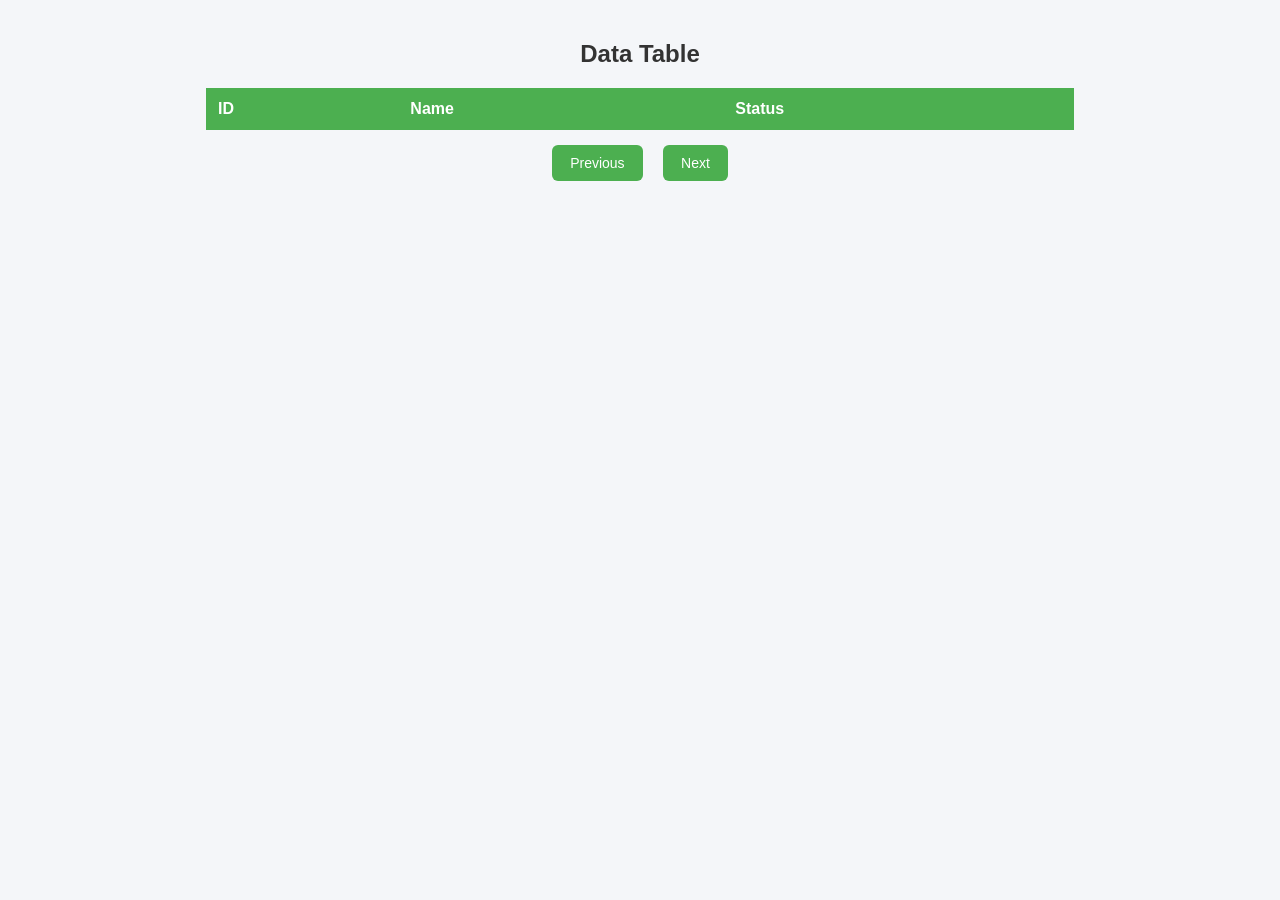
<file: API_Pagination/index.html>
<!DOCTYPE html>
<html lang="en">
<head>
  <meta charset="UTF-8">
  <title>Table Pagination</title>
  <!-- <link rel="stylesheet" href="style.css"> -->
  <style>
    body {
  font-family: 'Segoe UI', Tahoma, Geneva, Verdana, sans-serif;
  background: #f4f6f9;
  text-align: center;
  margin: 0;
  padding: 20px;
}

h2 {
  margin-bottom: 20px;
  color: #333;
}

/* Table Styling */
table {
  margin: 0 auto;
  border-collapse: collapse;
  width: 70%;
  background: #fff;
  border-radius: 10px;
}

thead {
  background: #4CAF50;
  color: white;
}

th, td {
  padding: 12px;
  text-align: left;
}

tbody tr {
  border-bottom: 1px solid #eee;
}

tbody tr:hover {
  background-color: #f1f1f1;
}


td:last-child {
  font-weight: bold;
}

td:last-child:contains("Completed") {
  color: green;
}


button {
  margin: 15px 8px;
  padding: 10px 18px;
  border: none;
  border-radius: 6px;
  background: #4CAF50;
  color: white;
  font-size: 14px;
  cursor: pointer;
  transition: 0.2s;
}

button:hover {
  background: #45a049;
}

button:disabled {
  background: #ccc;
  cursor: not-allowed;
}

/* Page info */
#pageInfo {
  margin-top: 10px;
  color: #555;
  font-size: 14px;
}
  </style>
</head>
<body>

  <h2>Data Table</h2>

  <table id="dataTable">
    <thead>
      <tr>
        <th>ID</th>
        <th>Name</th>
        <th>Status</th>
      </tr>
    </thead>
    <tbody></tbody>
  </table>

  <button id="prevBtn">Previous</button>
  <button id="nextBtn">Next</button>

  <script src="script.js"></script>
</body>
</html>
</file>
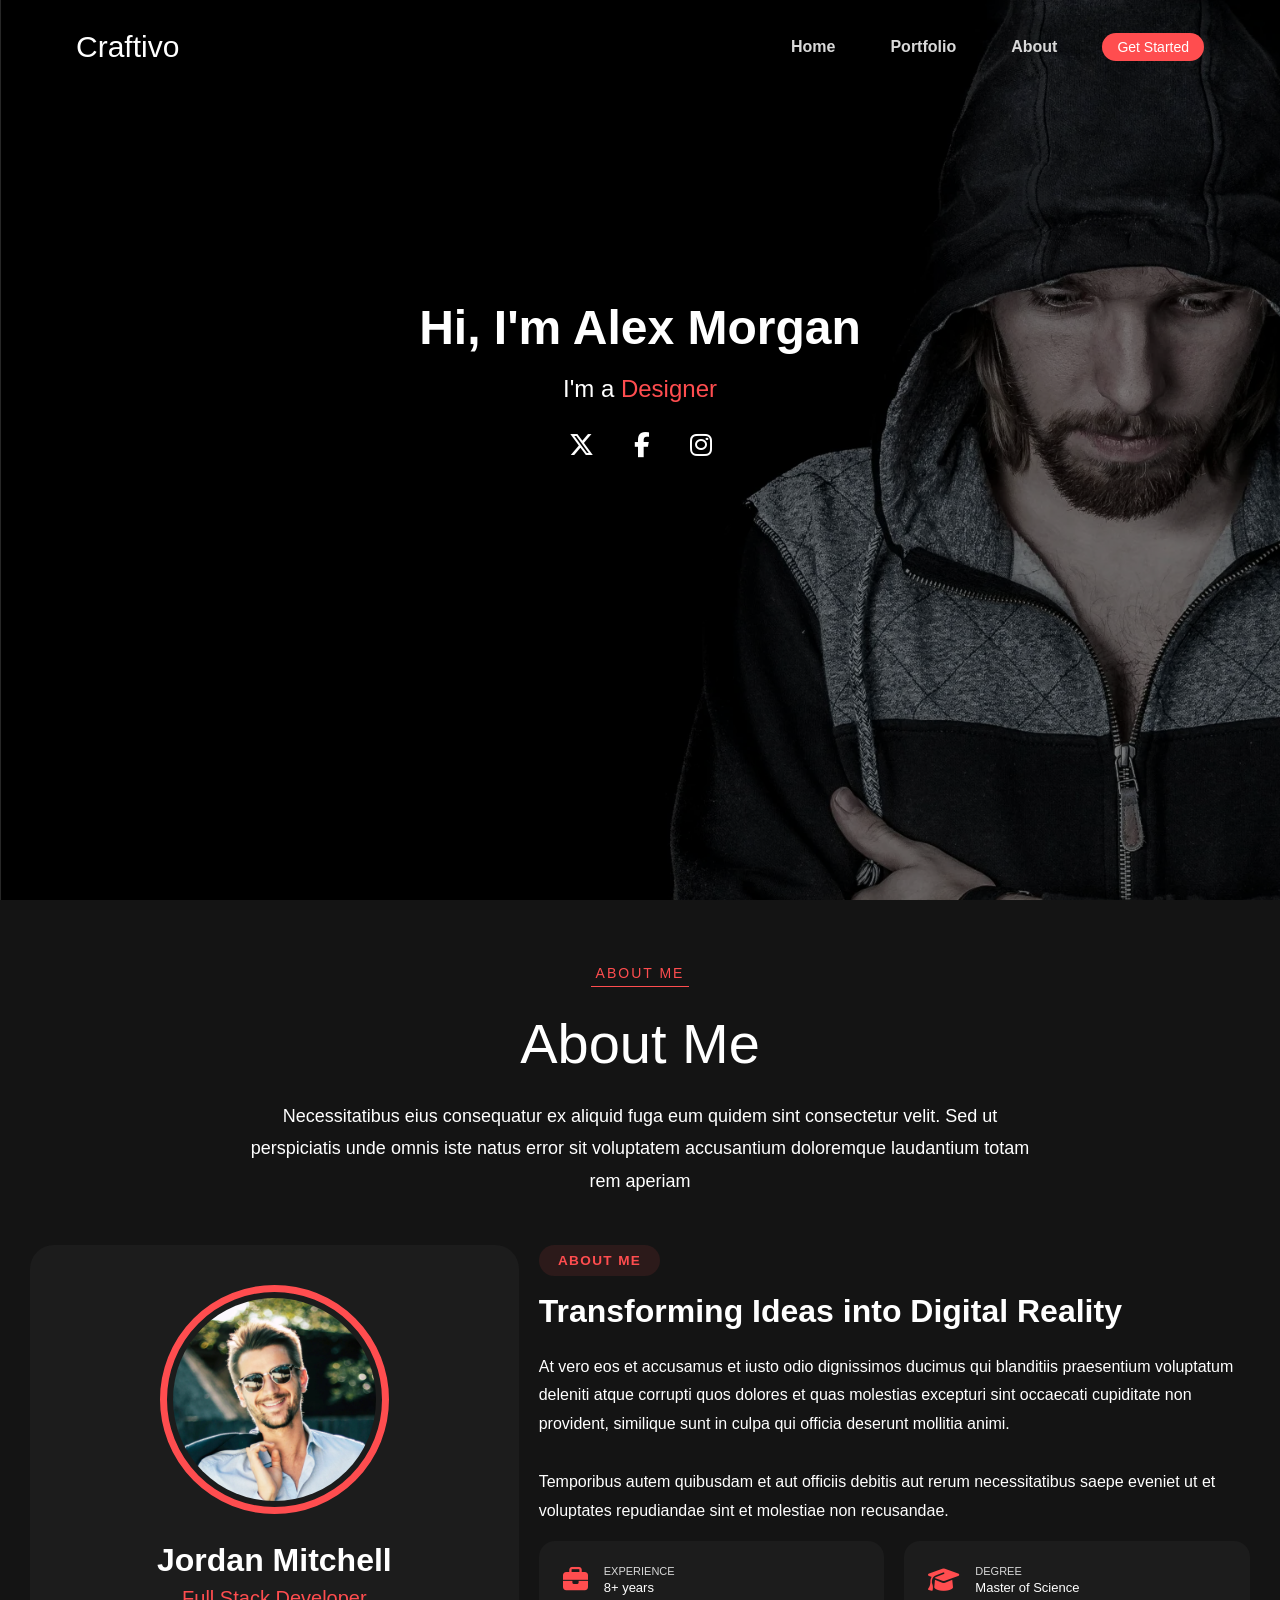
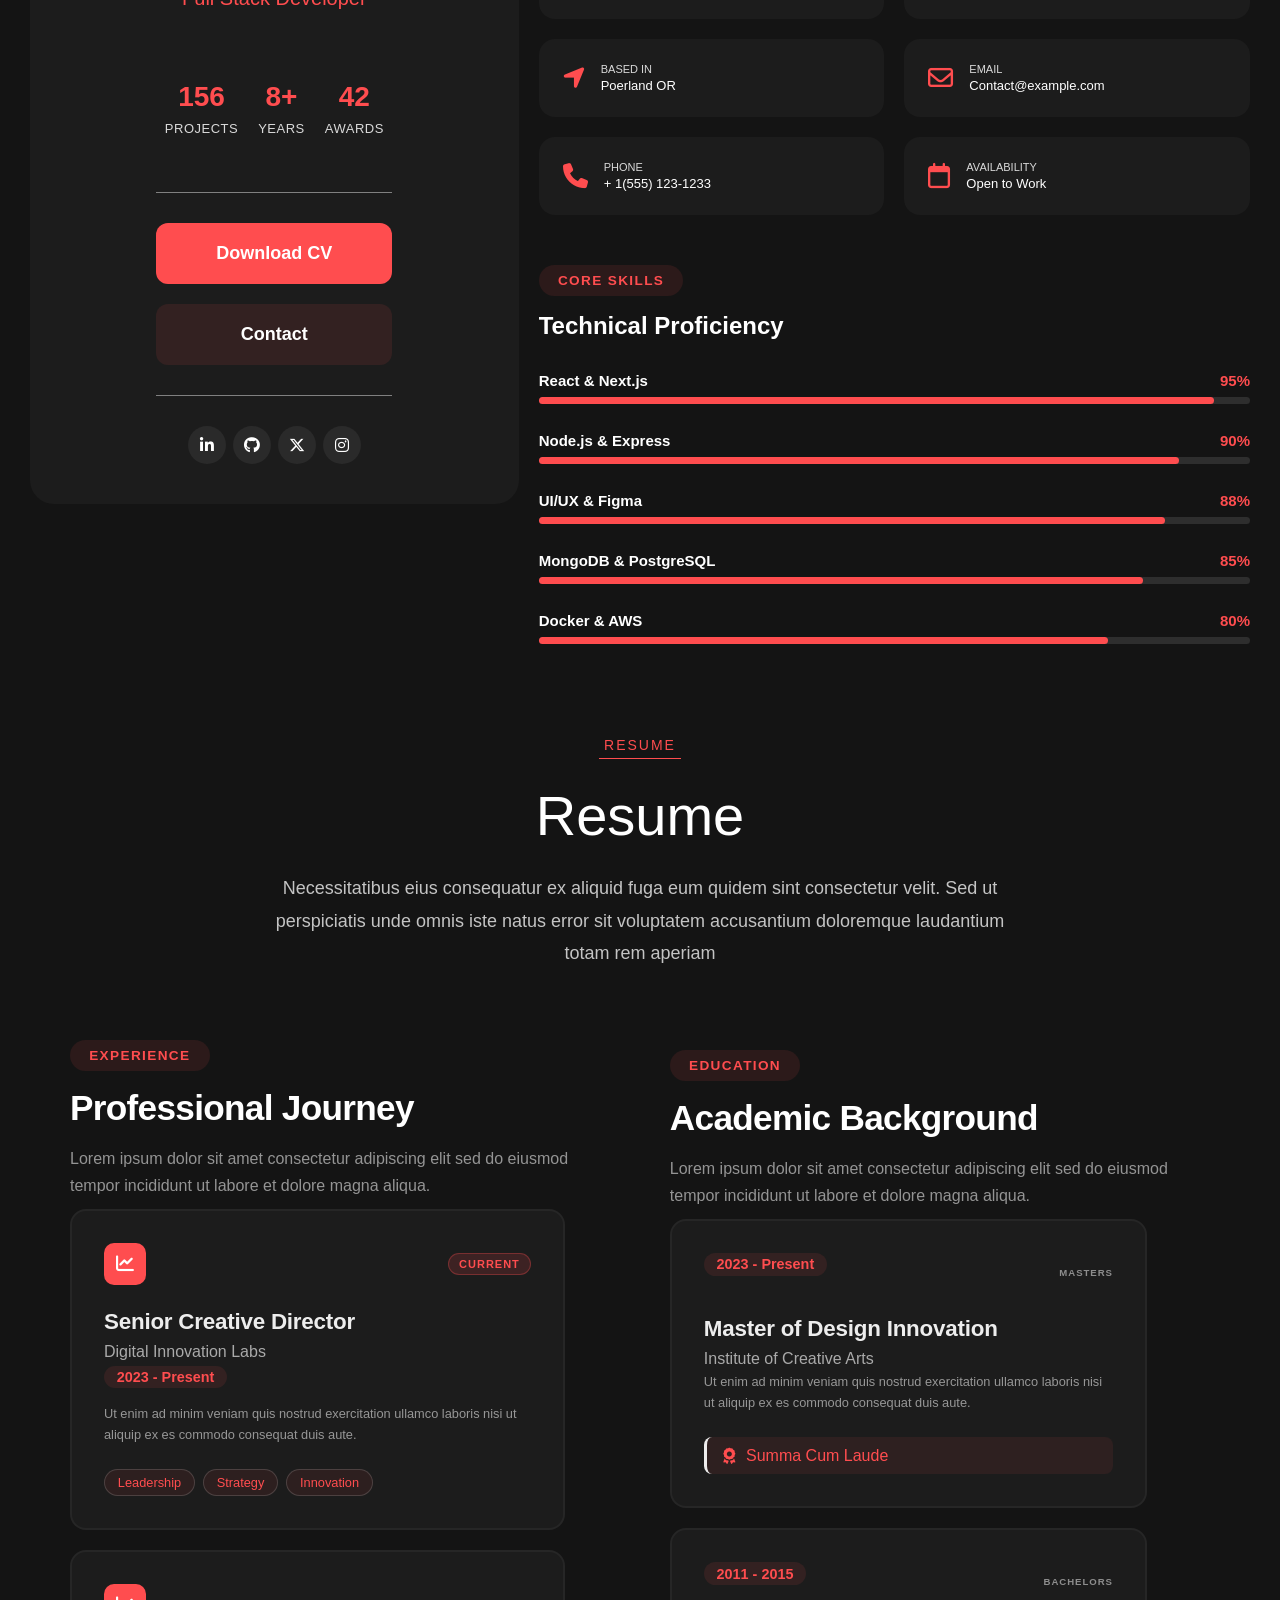
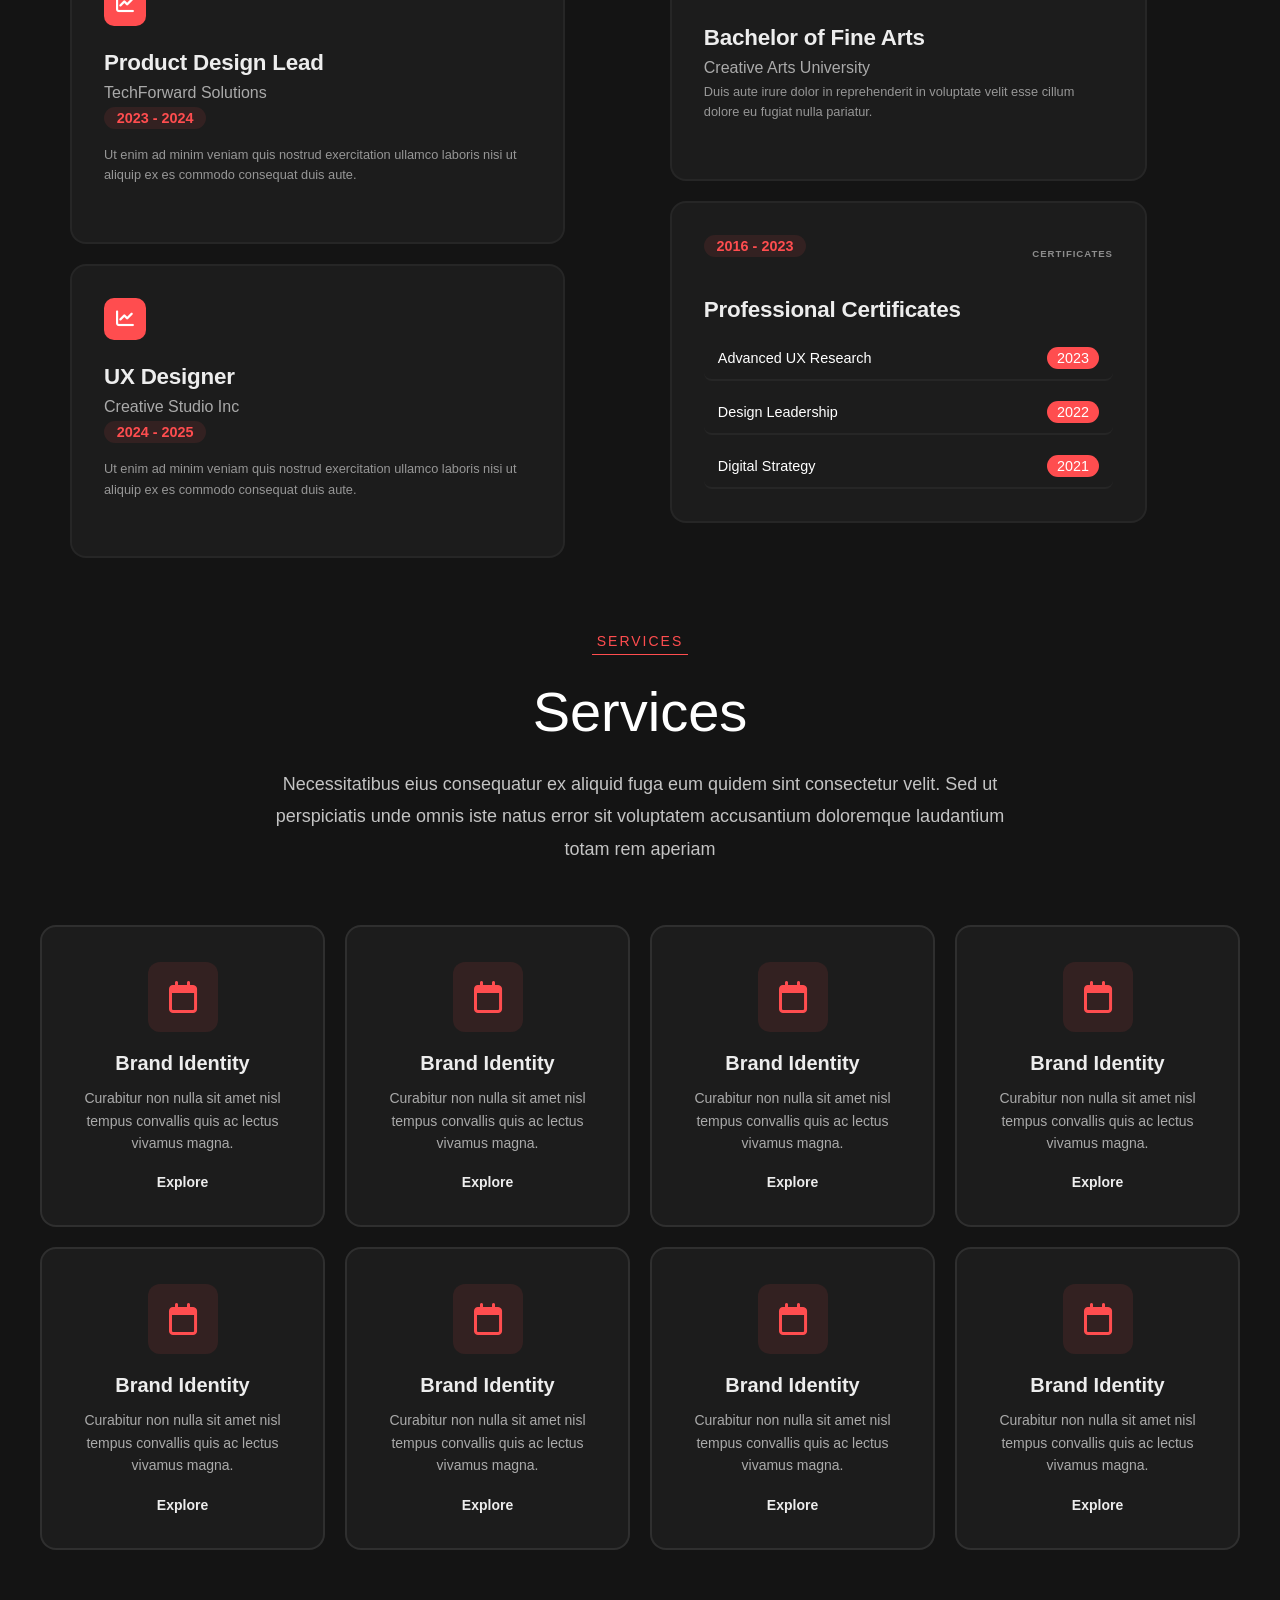
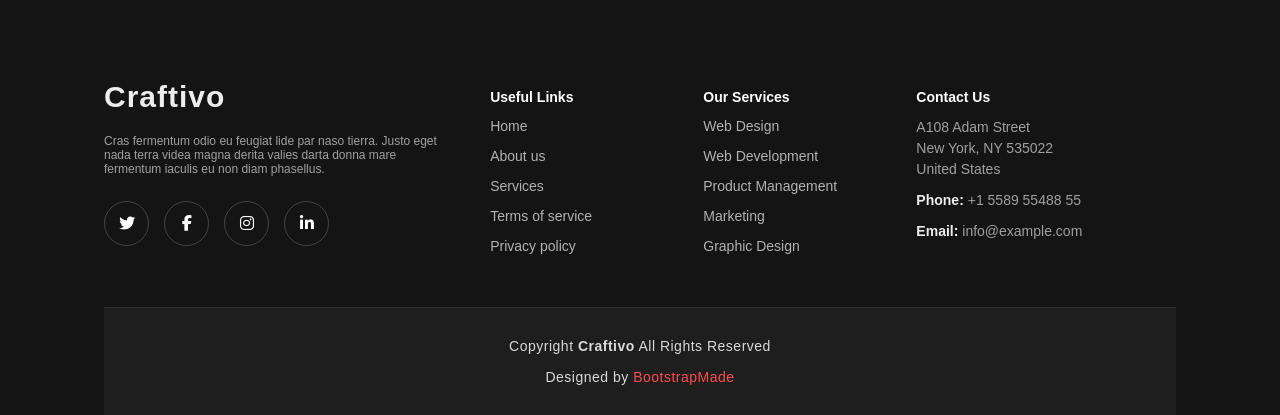
<file: Craftivo/index.html>
<!DOCTYPE html>
<html lang="en">

<head>
    <meta charset="UTF-8">
    <meta name="viewport" content="width=device-width, initial-scale=1.0">
    <title>Craftivo </title>
    <link rel="stylesheet" href="style.css">
    <link rel="stylesheet" href="https://cdnjs.cloudflare.com/ajax/libs/font-awesome/6.5.0/css/all.min.css">
</head>

<body>

    <header class="top-header">
        <div class="header-container">

            <!-- LOGO -->
            <a href="#" class="header-logo">
                <h1>Craftivo</h1>
            </a>

            <!-- NAVIGATION -->
            <nav class="nav-bar">
                <ul class="nav-links">
                    <li><a href="">Home</a></li>
                    <li><a href="">Portfolio</a></li>
                    <li><a href="">About</a></li>
                </ul>

                <a href="#" class="cta-btn">Get Started</a>
            </nav>

        </div>
    </header>

    <!-- Hero -->
    <main>

        <section class="hero">
            <div class="hero-container">

                <h2>Hi, I'm Alex Morgan</h2>

                <p class="hero-role">
                    I'm a <span>Designer</span>
                </p>

                <div class="social-icons">
                    <i class="fa-brands fa-x-twitter"></i>
                    <i class="fa-brands fa-facebook-f"></i>
                    <i class="fa-brands fa-instagram"></i>
                    <!-- <i class="fa-brands fa-square-linkedin"></i> -->
                </div>

            </div>
        </section>

        <!-- About Me -->

        <section class="aboutMe-sec">
            <div class="aboutMe-txt-top">
                <p class="red-txt">
                    ABOUT ME
                </p>
                <h2>
                    About Me
                </h2>

                <p class="aboutMe-desc">
                    Necessitatibus eius consequatur ex aliquid fuga eum quidem sint consectetur velit. Sed ut
                    perspiciatis
                    unde omnis iste natus error sit voluptatem accusantium doloremque laudantium totam rem aperiam
                </p>
            </div>

            <div class="about-content">
                <!-- left -->
                <aside class="profile-card">
                    <div class="profile-img">
                        <img src="assets/profile_card.webp">
                    </div>

                    <h3>Jordan Mitchell</h3>
                    <p class="role">Full Stack Developer</p>

                    <div class="stats">
                        <div class="stat-item">
                            <h4>156</h4>
                            <span>Projects</span>
                        </div>
                        <div class="stat-item">
                            <h4>8+</h4>
                            <span>Years</span>
                        </div>
                        <div class="stat-item">
                            <h4>42</h4>
                            <span>Awards</span>
                        </div>
                    </div>
                    <div class="dwnd-contact-btn">
                        <a href="#" class="btn primary">Download CV</a>
                        <a href="#" class="btn secondary">Contact</a>
                    </div>

                    <div class="card-social-icons">
                        <i class="fa-brands fa-linkedin-in"></i>
                        <i class="fa-brands fa-github"></i>
                        <i class="fa-brands fa-x-twitter"></i>
                        <i class="fa-brands fa-instagram"></i>
                    </div>
                </aside>

                <!-- right -->
                <div class="about-right">
                    <header class="bio-section">
                        <h5 class="section-tag">ABOUT ME</h5>
                        <h2>
                            Transforming Ideas into Digital Reality
                        </h2>
                        <p>
                            At vero eos et accusamus et iusto odio dignissimos ducimus qui blanditiis praesentium
                            voluptatum deleniti atque corrupti quos dolores et quas molestias excepturi sint occaecati
                            cupiditate non provident, similique sunt in culpa qui officia deserunt mollitia animi.
                            <br><br>
                            Temporibus autem quibusdam et aut officiis debitis aut rerum necessitatibus saepe eveniet ut
                            et voluptates repudiandae sint et molestiae non recusandae.
                        </p>

                    </header>

                    <div class="details-grid">

                        <div class="detail-item">
                            <i class="fa-solid fa-briefcase"></i>
                            <div class="detail-text">
                                <span>
                                    EXPERIENCE
                                </span>
                                <strong>8+ years </strong>
                            </div>
                        </div>



                        <div class="detail-item">
                            <i class="fa-solid fa-graduation-cap"></i>
                            <div class="detail-text">
                                <span>
                                    DEGREE
                                </span>
                                <strong>Master of Science </strong>
                            </div>
                        </div>



                        <div class="detail-item">
                            <i class="fa-solid fa-location-arrow"></i>
                            <div class="detail-text">
                                <span>
                                    BASED IN
                                </span>
                                <strong> Poerland OR</strong>
                            </div>
                        </div>



                        <div class="detail-item">
                            <i class="fa-regular fa-envelope"></i>
                            <div class="detail-text">
                                <span>
                                    EMAIL
                                </span>
                                <strong> Contact@example.com</strong>
                            </div>
                        </div>



                        <div class="detail-item">
                            <i class="fa-solid fa-phone"></i>
                            <div class="detail-text">
                                <span>
                                    PHONE
                                </span>
                                <strong> + 1(555) 123-1233</strong>
                            </div>
                        </div>



                        <div class="detail-item">
                            <i class="fa-regular fa-calendar"></i>
                            <div class="detail-text">
                                <span>
                                    AVAILABILITY
                                </span>
                                <strong> Open to Work</strong>
                            </div>
                        </div>



                    </div>


                    <div class="tech-proficiency">
                        <h5 class="section-tag">CORE SKILLS</h5>
                        <h2 class="skills-heading">Technical Proficiency</h2>

                        <div class="skill-list">

                            <div class="skill-item">
                                <div class="skill-label">
                                    <span>React & Next.js</span>
                                    <span class="skill-percent">95%</span>
                                </div>
                                <div class="skill-bar">
                                    <div class="skill-fill" style="width: 95%;"></div>
                                </div>
                            </div>

                            <div class="skill-item">
                                <div class="skill-label">
                                    <span>Node.js & Express</span>
                                    <span class="skill-percent">90%</span>
                                </div>
                                <div class="skill-bar">
                                    <div class="skill-fill" style="width: 90%;"></div>
                                </div>
                            </div>

                            <div class="skill-item">
                                <div class="skill-label">
                                    <span>UI/UX & Figma</span>
                                    <span class="skill-percent">88%</span>
                                </div>
                                <div class="skill-bar">
                                    <div class="skill-fill" style="width: 88%;"></div>
                                </div>
                            </div>

                            <div class="skill-item">
                                <div class="skill-label">
                                    <span>MongoDB & PostgreSQL</span>
                                    <span class="skill-percent">85%</span>
                                </div>
                                <div class="skill-bar">
                                    <div class="skill-fill" style="width: 85%;"></div>
                                </div>
                            </div>

                            <div class="skill-item">
                                <div class="skill-label">
                                    <span>Docker & AWS</span>
                                    <span class="skill-percent">80%</span>
                                </div>
                                <div class="skill-bar">
                                    <div class="skill-fill" style="width: 80%;"></div>
                                </div>
                            </div>

                        </div>
                    </div>
                </div>
            </div>
            </div>


        </section>

        <section class="resume-section">

            
                <div class="resume-txt-top">
                <p class="resume-red-txt">
                    RESUME
                </p>
                <h2>
                    Resume
                </h2>

                <p class="resume-desc">
                    Necessitatibus eius consequatur ex aliquid fuga eum quidem sint consectetur velit. Sed ut
                    perspiciatis
                    unde omnis iste natus error sit voluptatem accusantium doloremque laudantium totam rem aperiam
                </p>
            </div>
            

            <div class="resume-content">
                <!-- Resume Left -->

                <div class="resume-content-left">

                    <div class="resume-left-heading">
                        <h5 class="section-tag">EXPERIENCE</h5>
                        <h2 class="resume-title">Professional Journey</h2>
                        <p class="resume-dec">Lorem ipsum dolor sit amet consectetur adipiscing elit sed do eiusmod
                            tempor
                            incididunt ut labore et dolore magna aliqua.</p>
                    </div>
                    <!--Resume Left cards  -->
                    <div class="resume-card-section">

                        <div class="resume-card">
                            <div class="resume-card-header">
                                <div class="resume-icon">
                                    <i class="fa-solid fa-chart-line"></i>
                                </div>
                                <span class="resume-badge current">CURRENT</span>
                            </div>
                            <h3>Senior Creative Director</h3>
                            <p class="resume-company">Digital Innovation Labs</p>
                            <span class="resume-date">2023 - Present</span>
                            <p class="resume-card-desc">Ut enim ad minim veniam quis nostrud exercitation ullamco
                                laboris nisi ut aliquip ex es commodo consequat duis aute.</p>
                            <div class="resume-tags">
                                <button class="tag">Leadership</button>
                                <button class="tag">Strategy</button>
                                <button class="tag">Innovation</button>
                            </div>
                        </div>

                        <div class="resume-card">
                            <div class="resume-card-header">
                                <div class="resume-icon">
                                    <i class="fa-solid fa-chart-line"></i>
                                </div>
                                
                            </div>
                            <h3>Product Design Lead</h3>
                            <p class="resume-company">TechForward Solutions</p>
                            <span class="resume-date">2023 - 2024</span>
                            <p class="resume-card-desc">Ut enim ad minim veniam quis nostrud exercitation ullamco
                                laboris nisi ut aliquip ex es commodo consequat duis aute.</p>

                        </div>
                    <!-- Resume right card -->
                        <div class="resume-card">
                            <div class="resume-card-header">
                                <div class="resume-icon">
                                    <i class="fa-solid fa-chart-line"></i>
                                </div>
                                <!-- <span class="resume-badge current">CURRENT</span> -->
                            </div>
                            <h3>UX Designer</h3>
                            <p class="resume-company">Creative Studio Inc</p>
                            <span class="resume-date">2024 - 2025</span>
                            <p class="resume-card-desc">Ut enim ad minim veniam quis nostrud exercitation ullamco
                                laboris nisi ut aliquip ex es commodo consequat duis aute.</p>

                        </div>

                    </div>
                </div>

                <!-- Resume Right -->
                <div class="resume-content-right">

                    <div class="resume-left-heading">
                        <h5 class="section-tag">Education</h5>
                        <h2 class="resume-title">Academic Background</h2>
                        <p class="resume-dec">Lorem ipsum dolor sit amet consectetur adipiscing elit sed do eiusmod
                            tempor
                            incididunt ut labore et dolore magna aliqua.</p>
                    </div>

                    <div class="resume-card-section">

                        <div class="resume-card">
                            <div class="resume-card-header">
                                <span class="resume-date">2023 - Present</span>
                                <span class="resume-degree">Masters</span>
                            </div>
                            <h3>Master of Design Innovation</h3>
                            <p class="resume-company">Institute of Creative Arts</p>

                            <p class="resume-card-desc">Ut enim ad minim veniam quis nostrud exercitation ullamco
                                laboris nisi ut aliquip ex es commodo consequat duis aute.</p>
                            <div class="timeline-award">
                                <i class="fa-solid fa-award"></i>
                                <span>Summa Cum Laude</span>
                            </div>

                        </div>

                        <div class="resume-card">
                            <div class="resume-card-header">
                                <span class="resume-date">2011 - 2015</span>
                                <span class="resume-degree">Bachelors</span>
                            </div>
                            <h3>Bachelor of Fine Arts</h3>
                            <p class="resume-company">Creative Arts University</p>

                            <p class="resume-card-desc">Duis aute irure dolor in reprehenderit in voluptate velit esse
                                cillum dolore eu fugiat nulla pariatur.</p>


                        </div>

                        <div class="resume-card">
                            <div class="resume-card-header">
                                <span class="resume-date">2016 - 2023</span>
                                <span class="resume-degree">CERTIFICATES</span>
                            </div>
                            <h3>Professional Certificates</h3>
                            <div class="certicates-list">
                                <div class="cert-item">
                                    <span>Advanced UX Research</span>
                                    <span class="cert-year">2023</span>
                                </div>
                                <div class="cert-item">
                                    <span>Design Leadership</span>
                                    <span class="cert-year">2022</span>
                                </div>
                                <div class="cert-item">
                                    <span>Digital Strategy</span>
                                    <span class="cert-year">2021</span>
                                </div>
                            </div>

                        </div>
                    </div>

                </div>
            </div>

        </section>

        <section class="service-section">

            <div class="service-header">
                <p class="service-title">
                    SERVICES
                </p>
                <h2>
                    Services
                </h2>
                <p class="service-desc">
                    Necessitatibus eius consequatur ex aliquid fuga eum quidem sint consectetur velit. Sed ut perspiciatis unde omnis iste natus error sit voluptatem accusantium doloremque laudantium totam rem aperiam
                </p>
            </div>

            <div class="service-card-sec">
                <div class="service-item">
                    <div class="icon-wrapper">
                        <i class="fa-regular fa-calendar"></i>
                    </div>
                    <h4>
                        Brand Identity
                    </h4>
                    <p> 
                        Curabitur non nulla sit amet nisl tempus convallis quis ac lectus vivamus magna.

                    </p>
                    <a>Explore</a>

                </div>

                <div class="service-item">
                    <div class="icon-wrapper">
                        <i class="fa-regular fa-calendar"></i>
                    </div>
                    <h4>
                        Brand Identity
                    </h4>
                    <p> 
                        Curabitur non nulla sit amet nisl tempus convallis quis ac lectus vivamus magna.

                    </p>
                    <a>Explore</a>
                    
                </div>

                <div class="service-item">
                    <div class="icon-wrapper">
                        <i class="fa-regular fa-calendar"></i>
                    </div>
                    <h4>
                        Brand Identity
                    </h4>
                    <p> 
                        Curabitur non nulla sit amet nisl tempus convallis quis ac lectus vivamus magna.

                    </p>
                    <a>Explore</a>
                    
                </div>

                <div class="service-item">
                    <div class="icon-wrapper">
                        <i class="fa-regular fa-calendar"></i>
                    </div>
                    <h4>
                        Brand Identity
                    </h4>
                    <p> 
                        Curabitur non nulla sit amet nisl tempus convallis quis ac lectus vivamus magna.

                    </p>
                    <a>Explore</a>
                    
                </div>

                <div class="service-item">
                    <div class="icon-wrapper">
                        <i class="fa-regular fa-calendar"></i>
                    </div>
                    <h4>
                        Brand Identity
                    </h4>
                    <p> 
                        Curabitur non nulla sit amet nisl tempus convallis quis ac lectus vivamus magna.

                    </p>
                    <a>Explore</a>
                    
                </div>

                <div class="service-item">
                    <div class="icon-wrapper">
                        <i class="fa-regular fa-calendar"></i>
                    </div>
                    <h4>
                        Brand Identity
                    </h4>
                    <p> 
                        Curabitur non nulla sit amet nisl tempus convallis quis ac lectus vivamus magna.

                    </p>
                    <a>Explore</a>
                    
                </div>

                <div class="service-item">
                    <div class="icon-wrapper">
                        <i class="fa-regular fa-calendar"></i>
                    </div>
                    <h4>
                        Brand Identity
                    </h4>
                    <p> 
                        Curabitur non nulla sit amet nisl tempus convallis quis ac lectus vivamus magna.

                    </p>
                    <a>Explore</a>
                </div>

                <div class="service-item">
                    <div class="icon-wrapper">
                        <i class="fa-regular fa-calendar"></i>
                    </div>
                    <h4>
                        Brand Identity
                    </h4>
                    <p> 
                        Curabitur non nulla sit amet nisl tempus convallis quis ac lectus vivamus magna.

                    </p>
                    <a>Explore</a>
                    <!-- <span><i class="fa-thin fa-arrow-right"></i></span> -->
                </div>

                
            </div>



        </section>





    </main>

    <footer class="footer-section">
        <div class="footer-container">
            <!-- Footer Top -->
            <div class="footer-top">
                <!-- Column 1: Brand & Social -->
                <div class="footer-col footer-brand">
                    <h2 class="brand-name">Craftivo</h2>
                    <p class="brand-description">
                        Cras fermentum odio eu feugiat lide par naso tierra. Justo eget nada terra videa magna derita valies darta donna mare fermentum iaculis eu non diam phasellus.
                    </p>
                    <div class="social-links">
                        <a href="" class="social-icon" >
                            <i class="fab fa-twitter"></i>
                        </a>
                        <a href="" class="social-icon" >
                            <i class="fab fa-facebook-f"></i>
                        </a>
                        <a href="" class="social-icon" >
                            <i class="fab fa-instagram"></i>
                        </a>
                        <a href="" class="social-icon" >
                            <i class="fab fa-linkedin-in"></i>
                        </a>
                    </div>
                </div>
 
                <!-- Column 2: Useful Links -->
                <div class="footer-col">
                    <h3 class="footer-title">Useful Links</h3>
                    <ul class="footer-links">
                        <li><a href="">Home</a></li>
                        <li><a href="">About us</a></li>
                        <li><a href="">Services</a></li>
                        <li><a href="">Terms of service</a></li>
                        <li><a href="">Privacy policy</a></li>
                    </ul>
                </div>
 
                <!-- Column 3: Our Services -->
                <div class="footer-col">
                    <h3 class="footer-title">Our Services</h3>
                    <ul class="footer-links">
                        <li><a href="">Web Design</a></li>
                        <li><a href="">Web Development</a></li>
                        <li><a href="">Product Management</a></li>
                        <li><a href="">Marketing</a></li>
                        <li><a href="">Graphic Design</a></li>
                    </ul>
                </div>
 
                <!-- Column 4: Contact Us -->
                <div class="footer-col">
                    <h3 class="footer-title">Contact Us</h3>
                    <div class="contact-info">
                        <p class="contact-item">
                            A108 Adam Street<br>
                            New York, NY 535022<br>
                            United States
                        </p>
                        <p class="contact-item">
                            <strong>Phone:</strong> +1 5589 55488 55
                        </p>
                        <p class="contact-item">
                            <strong>Email:</strong> info@example.com
                        </p>
                    </div>
                </div>
            </div>
 
            <!-- Footer Bottom -->
            <div class="footer-bottom">
                <div class="copyright">
                     Copyright <strong>Craftivo</strong> All Rights Reserved
                </div>
                <div class="credits">
                    Designed by <a href="https://bootstrapmade.com/demo/Craftivo/" class="designer-link">BootstrapMade</a>
                </div>
            </div>
        </div>
    </footer>
</body>

</html>
</file>
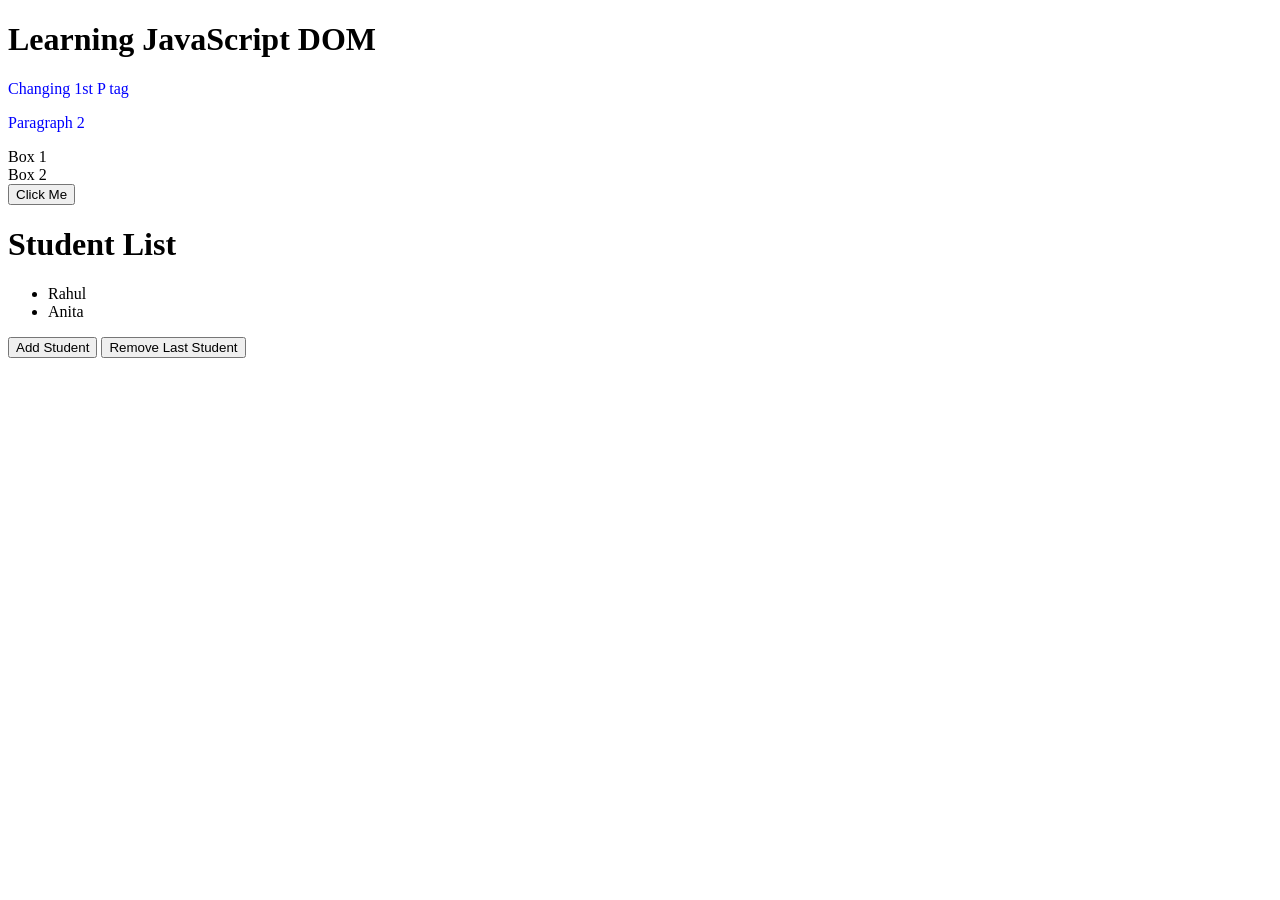
<file: JavaScript_practice/index.html>
<!DOCTYPE html>
<html lang="en">
<head>
  <meta charset="UTF-8">
  <title>DOM Practice</title>

 
</head>

<body>

  <h1 id="title">Learning JavaScript DOM</h1>

  <p class="info">Paragraph 1</p>
  <p class="info">Paragraph 2</p>

  <div class="box">Box 1</div>
  <div class="box">Box 2</div>

  <button id="btn">Click Me</button>


  <h1 id="heading">Student List</h1>

  <ul id="studentList">
    <li>Rahul</li>
    <li>Anita</li>
  </ul>

  <button id="addBtn">Add Student</button>
  <button id="removeBtn">Remove Last Student</button>


  <script src="first.js"></script>

</body>
</html>
</file>
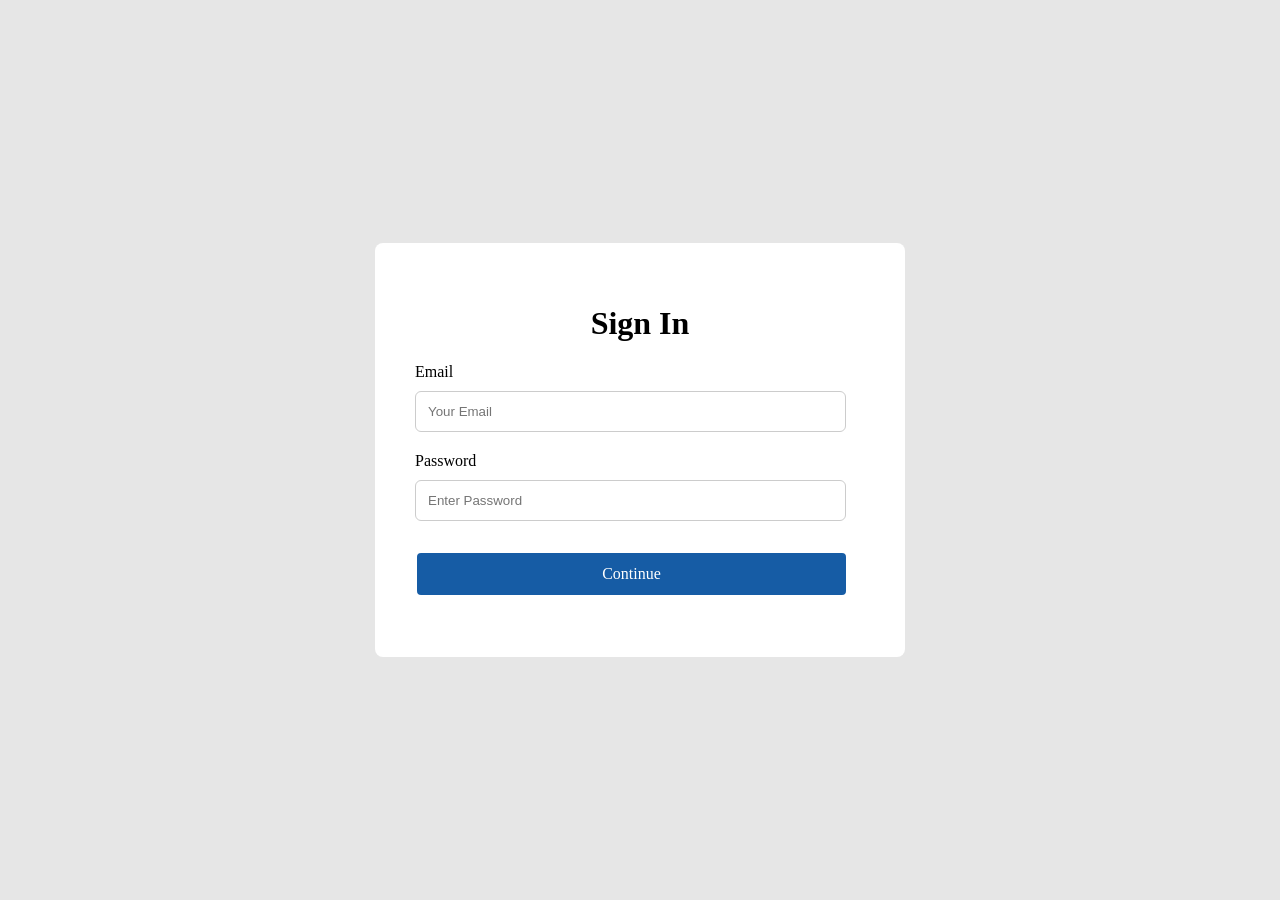
<file: login.html>
<!DOCTYPE html>
<html lang="en">
<head>
    <meta charset="UTF-8">
    <meta name="viewport" content="width=device-width, initial-scale=1.0">
    <title>Login</title>
    <Link rel="stylesheet" href="login.css"></Link>
</head>
<body>

<div class="page">
    <div class="login-container">
        <h1>Sign In</h1>

        <form>
            <label>Email</label><br>
            <input type="email" placeholder="Your Email" required>

            <label>Password</label><br>
            <input type="password" placeholder="Enter Password" required>

            <a href="index.html">Continue</a>
        </form>
    </div>
</div>

</body>
</html>
</file>
<file: Craftivo/style.css>
* {
    margin: 0;
    padding: 0;
    box-sizing: border-box;
}

body {
    font-family: Arial, Helvetica, sans-serif;
}


/* CENTER CONTENT */
.header-container {
    padding: 0 12px;
    width: 90%;
    max-width: 1200px;
    margin: auto;

}

.top-header {
    position: absolute;
    padding: 30px 0;
    z-index: 1000;
    background: transparent;
    top: 0;
    /* left:0; */
    width: 100%;
    color: white;

}

/* FLEX LAYOUT */
.top-header .header-container {
    display: flex;
    justify-content: space-between;
    align-items: center;
}

.header-logo {
    text-decoration: none;
    color: white;
}

.header-logo h1 {
    font-size: 30px;
    margin: 0;
    font-weight: 400;

}

.nav-bar {
    display: flex;
    align-items: center;
    gap: 30px;


}

.nav-links {
    list-style: none;
    display: flex;
    gap: 25px;
}

.nav-links a {
    text-decoration: none;
    color: #d9d9d9;
    font-weight: 600;
    padding: 18px 15px;
    font-size: 16px;
}

.cta-btn {
    text-decoration: none;
    background: #ff4d4f;
    color: white;
    padding: 6px 15px;
    border-radius: 50px;
    font-size: 14px;

}

.nav-links li a:hover {
    color: #ff4d4f;
}



@media (max-width: 1024px) {}

@media (max-width:768px) {
    .nav-links {

        display: none;
    }
}

@media (max-width: 480px) {
    .nav-links {
        display: none;
    }
}


/* Hero */

.hero {
    box-sizing: border-box;
    width: 100%;
    padding-top: 150px;
    height: 100vh;
    background-image: url("assets/profile-bg-5.webp");
    color: white;
    background-size: cover;
    background-repeat: no-repeat;
    position: relative;


}

.hero-container {
    max-width: 100%;
    position: relative;
    z-index: 2;
    display: flex;
    flex-direction: column;
    align-items: center;
    gap: 20px;
    text-align: center;
    top: 20%;
}

.hero-container h2 {
    font-size: 48px;
    font-weight: 700;
    color: white;


}

.hero-container p {
    font-size: 24px;
}

.hero::before {
    content: "";
    position: absolute;
    inset: 0;
    background: rgba(0, 0, 0, 0.5);
}

.hero-role span {
    color: #ff4d4f;
}

.social-icons {
    display: flex;
    gap: 20px;
    transition: 0.3s ease;
}

.social-icons i:hover {
    background: #ff4d4f;
    transform: translateY(-3px);
}

.social-icons i {
    font-size: 25px;
    /* border: 1px solid white; */
    background: transparent;
    border-radius: 50%;
    padding: 10px;
    transition: 0.3s ease;
    cursor: pointer;
}


@media (max-width: 1024px) {
    .hero-container h2 {
        font-size: 42px;
    }

    .hero-container p {
        font-size: 22px;
    }

    .hero {
        background-position: center;
        background-size: cover;
    }
}

@media (max-width: 768px) {
    .hero {
        background-position: center;
        height: 100vh;
    }

    .hero-container h2 {
        font-size: 36px;
    }

    .hero-container p {
        font-size: 20px;
    }

    .social-icons i {
        font-size: 20px;
    }
}

@media (max-width: 480px) {
    .hero {
        background-position: center;
        text-align: center;
    }

    .hero-container {
        justify-content: center;
        align-items: center;
        width: 100%;
        top: 15%;
    }

    .hero-container h2 {
        font-size: 28px;
    }

    .hero-role {
        font-size: 18px;
    }

    .social-icons i {
        font-size: 16px;
    }
}

/* About Me Section */

.aboutMe-sec {
    background: #141414;
    color: white;
    max-width: 100%;
    padding: 60px 0;
    box-sizing: border-box;
}

.aboutMe-txt-top {
    text-align: center;
    margin: 0 auto;
    max-width: 800px;
    display: flex;
    flex-direction: column;
    align-items: center;
    justify-content: center;
    gap: 24px;
    box-sizing: border-box;
}

.red-txt {
    font-size: 14px;
    color: #ff4d4f;
    font-weight: 400px;
    letter-spacing: 2px;
    border-bottom: 1px solid #ff4d4f;
    padding: 5px;
}

.aboutMe-txt-top h2 {
    font-size: 56px;
    font-weight: 300;

}

.aboutMe-desc {
    /* padding: 0 18px; */
    font-size: 18px;
    line-height: 1.8;
    color: color-mix(in srgb, var(--default-color), transparent 25%);
    text-align: center;
}

/* About me section left */

.about-content {
    display: flex;
    gap: 20px;
    align-items: flex-start;
    /* background: ; */
    margin: 48px 30px 0;

}

.profile-card {
    box-sizing: border-box;
    background: #1c1c1c;
    padding: 40px;
    border-radius: 24px;
    /* position: sticky; */
    top: 100px;
    display: flex;
    flex-direction: column;
    align-items: center;
    justify-content: center;
}

.profile-img {
    width: 80%;
    height: 80%;
    margin: 0 auto 24px;
    align-self: center;
    box-sizing: border-box;
    text-align: center;

}

.profile-img img {
    align-self: center;
    width: 70%;
    height: 70%;
    border: 7px solid #ff4d4f;
    border-radius: 50%;
    padding: 6px;

}

.profile-card h3 {
    font-size: 200%;
    font-weight: 700;
    margin-bottom: 8px;
    text-align: center;
}

.profile-card .role {
    font-size: 20px;
    color: #ff4d4f;
    margin-bottom: 16px;
    font-weight: 500;
}

.stats {
    display: flex;
    justify-content: space-between;
    margin: 25px 0;
    gap: 20px;
    padding: 30px 0;
    /* border-bottom: 1px solid #d9d9d9; */
}

.stat-item {
    text-align: center;
}

.stats h4 {
    font-size: 28px;
    font-weight: 700;
    color: #ff4d4f;
    margin-bottom: 6px;
}

.stats span {
    font-size: 13px;
    color: #d9d9d9;
    text-transform: uppercase;
    letter-spacing: 0.5px;
    margin: 0;
}

.dwnd-contact-btn {
    display: flex;
    flex-direction: column;
    gap: 10px;
    padding: 30px 0;
    border-top: 1px solid gray;
    border-bottom: 1px solid gray;
    margin: 0;
}

.btn {

    text-align: center;
    display: block;
    text-decoration: none;
    padding: 20px 60px;
    border-radius: 12px;
    margin-top: 10px;
    font-weight: 600;
    text-decoration: none;
    transition: all 0.3s ease;
    font-size: 18px;
    transition: 0.3s ease;
}

.btn:hover {
    transform: translateY(-3px);
    /* background: #8f8382; */
}

.primary {
    background: #ff4d4f;
    color: white;
    margin: 0;
}

.secondary {
    /* border: 1px solid #ccc; */
    color: white;
    background:
        color-mix(in srgb, #ff4d4f, transparent 90%);
    ;
}

.card-social-icons {
    display: flex;
    padding-top: 30px;
    gap: 7px;
}

.card-social-icons i {

    font-size: 16px;
    color: white;
    background: #2a2a2a;
    border-radius: 50%;
    width: 38px;
    height: 38px;
    display: flex;
    align-items: center;
    justify-content: center;
    cursor: pointer;
    transition: 0.2s;
}

.card-social-icons i:hover {
    background: #ff4d4f;
}



/* About section right */
.about-right {
    background: #141414;
    box-sizing: border-box;
}


.section-tag {
    display: inline-block;
    padding: 6px 16px;
    color: #ff4d4f;
    font-size: 13px;
    font-weight: 600;
    text-transform: uppercase;
    letter-spacing: 0.5px;
    margin-bottom: 16px;
    border-radius: 20px;
    background: #8f8382f3;
}

.bio-section h2 {
    font-size: 32px;
    font-weight: 700;
    color: white;
    margin-bottom: 22px;
    line-height: 1.2;
}

.bio-section p {
    font-size: 16px;
    line-height: 1.8;
    color: white;
    margin-bottom: 16px;
}

.details-grid {
    display: grid;
    grid-template-columns: repeat(2, 1fr);
    gap: 20px;
    margin-bottom: 50px;

}


.detail-item {
    padding: 24px;
    display: flex;
    align-items: center;
    gap: 16px;
    background: #1c1c1c;
    border: 1px solid #d9d9d9 transparent 92%;
    transition: 0.3s ease;
    border-radius: 16px;
    transition: 0.3s ease;
    cursor: pointer;
}

.detail-item:hover {
    transform: translateY(-3px);
    border: 1px solid #ff4d4f;
}

.detail-item i {
    font-size: 25px;
    color: #ff4d4f;
}

.detail-text {
    display: flex;
    flex-direction: column;
    gap: 3px;
}

.detail-text span {
    font-size: 11px;
    color: #d9d9d9;
}

.detail-text strong {
    font-size: 13px;
    font-weight: 100;
}

@media (max-width: 1024px) {
    .aboutMe-txt-top h2 {
        font-size: 44px;
    }

    .about-content {
        margin: 40px 20px 0;
        gap: 16px;
    }

    .profile-card {
        width: 260px;
        padding: 28px 18px;
    }

    .bio-section h2 {
        font-size: 26px;
    }

    .details-grid {
        grid-template-columns: repeat(2, 1fr);
    }
}

@media (max-width: 768px) {
    .aboutMe-sec {
        padding: 12px;
    }

    aboutMe-txt-top {
        padding: 0 20px;
    }

    .aboutMe-txt-top h2 {
        font-size: 36px;
    }

    .aboutMe-desc {
        font-size: 16px;
    }


    .about-content {
        flex-direction: column;
        align-items: center;
        margin: 32px 16px 0;
        gap: 28px;
    }

    .profile-card {
        position: static;
        width: 100%;
        max-width: 500px;
        padding: 32px 24px;
    }

    .stats {
        padding: 30px 0;
        gap: 20px;
        margin: 0;
        width: 100%;
    }

    .dwnd-contact-btn {
        width: 100%;
    }

    .profile-card .card-social-icons {
        display: flex;
    }

    .about-right {
        width: 100%;
        padding: 20px;
    }


    .details-grid {
        grid-template-columns: 1fr;
    }
}

@media (max-width: 480px) {
    .aboutMe-sec {
        padding: 40px 0 60px;
    }

    .aboutMe-txt-top {
        gap: 16px;
        margin: 20px auto;
    }

    .aboutMe-txt-top h2 {
        font-size: 26px;
    }

    .aboutMe-desc {
        font-size: 14px;
    }

    .about-content {
        margin: 20px 12px 0;
        gap: 20px;
    }

    .profile-card {
        border-radius: 16px;
        padding: 24px 16px;
    }

    .profile-img img {
        width: 110px;
        height: 110px;
    }

    .profile-card h3 {
        font-size: 20px;
    }

    .profile-card .role {
        font-size: 14px;
    }

    .stats h4 {
        font-size: 22px;
    }

    .stats span {
        font-size: 11px;
    }

    .btn {
        font-size: 14px;
        padding: 12px 16px;
    }

    .bio-section h2 {
        font-size: 22px;
    }

    .bio-section p {
        font-size: 14px;
    }

    .details-grid {
        gap: 10px;
    }

    .detail-item {
        padding: 14px;
        border-radius: 12px;
    }

    .detail-item i {
        font-size: 18px;
    }

    .detail-text strong {
        font-size: 13px;
        font-weight: 700;
    }
}

/*About Me right> tech proficinecy  */

.tech-proficiency {
    margin-top: 40px;
}

.skills-heading {
    font-size: 24px;
    font-weight: 700;
    color: white;
    margin-bottom: 32px;

}

.skill-list {
    display: flex;
    flex-direction: column;
    /* gap: 22px; */
    /* margin-bottom: 28px; */
}

.skill-item {
    display: flex;
    flex-direction: column;
    gap: 8px;
    margin-bottom: 28px;
}

.skill-label {
    display: flex;
    justify-content: space-between;
    font-size: 15px;
    font-weight: 400;
}

.skill-label span {
    font-size: 15px;
    font-weight: 600;
    color: white;
}

.skill-percent {
    color: #ff4d4f !important;
}

.skill-bar {
    width: 100%;
    height: 7px;
    background: #2e2e2e;
    border-radius: 9px;
}


.skill-fill {
    height: 100%;
    background: #ff4d4f;
    border-radius: 9px;
}


/* Resume Section */
.resume-section {
    background: #141414;
    box-sizing: border-box;
    display: flex;
    flex-direction: column;
    align-items: center;
}

.resume-content {
    display: flex;
    gap: 20px;
    color: #ededed;
    padding: 60px;
    box-sizing: border-box;
}

.resume-content-left {
    width: 50%;
    padding: 10px;
}



.resume-txt-top {
    text-align: center;
    margin-top: 0;
    /* margin: 32px auto; */
    max-width: 800px;
    padding: 0 16px;
    display: flex;
    flex-direction: column;
    align-items: center;
    gap: 24px;
}

.resume-red-txt {
    font-size: 14px;
    color: #ff4d4f;
    letter-spacing: 2px;
    border-bottom: 1px solid #ff4d4f;
    padding: 5px;
}

.resume-txt-top h2 {
    font-size: 56px;
    font-weight: 300;
    color: white;
}

.resume-desc {
    font-size: 18px;
    line-height: 1.8;
    color: rgba(255, 255, 255, 0.75);
    text-align: center;
}

.section-tag {
    display: inline-block;
    background:
        color-mix(in srgb, #ff4d4f, transparent 90%);
    ;
    color: #ff4d4f;
    padding: 0.5rem 1.2rem;
    border-radius: 25px;
    font-size: 0.85rem;
    font-weight: 600;
    text-transform: uppercase;
    letter-spacing: 0.1em;
    margin-bottom: 1rem;
}

.resume-title {
    font-size: 2.2rem;
    font-weight: 700;
    color: white;
    margin-bottom: 1rem;
    line-height: 1.2;
    letter-spacing: -0.02em;
}


.resume-dec {
    font-size: 1rem;
    line-height: 1.7;
    color: color-mix(in srgb, #d9d9d9, transparent 35%);
    margin: 0 0 10px 0;
}

.resume-card-section {
    display: flex;
    flex-direction: column;
    gap: 20px;
    align-items: flex-start;



}

.resume-card {

    box-sizing: border-box;
    width: 90%;
   
    background: #1c1c1c;
    border-radius: 16px;
    padding: 32px;
    /* margin-bottom: 16px; */
    border: 2px solid color-mix(in srgb, #d9d9d9, transparent 95%);

    transition: border-color 0.3s;
    /* border: 1px solid #ff4d4f; */
}

.resume-card:hover {
    border-color: rgba(255, 77, 79, 0.3);
    box-shadow: 0 10px 30px 
 color-mix(in srgb, #d9d9d9, transparent 80%);
 transform: translateX(5px);
}

.resume-card-header {
    display: flex;
    justify-content: space-between;
    align-items: center;
    margin-bottom: 24px;
}

.resume-icon {
    background: #ff4d4f;
    width: 42px;
    height: 42px;
    border-radius: 10px;
    display: flex;
    align-items: center;
    justify-content: center;
}

.resume-icon i {
    font-size: 18px;
    color: white;
}

.resume-badge {
    font-size: 11px;
    font-weight: 700;
    letter-spacing: 1px;
    padding: 4px 10px;
    border-radius: 20px;
}

.resume-badge.current {
    background: rgba(255, 77, 79, 0.15);
    color: #ff4d4f;
    border: 1px solid rgba(255, 77, 79, 0.3);
}

.resume-card h3 {
    font-size: 1.4rem;
    font-weight: 600;
    color: #ededed;
    margin-bottom: 0.5rem;
    letter-spacing: -0.01em;
}

.resume-company {
    font-size: 1rem;
    color: color-mix(in srgb, #d9d9d9, transparent 25%);
    font-weight: 500;
    margin-bottom: 0.3rem;
}

.resume-date {
    display: inline-block;
    font-size: 0.9rem;
    color: #ff4d4f;
    font-weight: 600;
    background:
        color-mix(in srgb, #ff4d4f, transparent 90%);
    padding: 0.2rem 0.8rem;
    border-radius: 12px;
    margin-bottom: 1rem;
}

.resume-degree {
    font-size: 0.6rem;
    color: color-mix(in srgb, #d9d9d9, transparent 40%);
    text-transform: uppercase;
    font-weight: 600;
    letter-spacing: 0.1em;
}

.resume-card-desc {
    font-size: 0.8rem;
    line-height: 1.6;
    color:
        color-mix(in srgb, #d9d9d9, transparent 35%);
    margin-bottom: 1.5rem;
}


.resume-tags {
    display: flex;
    flex-wrap: wrap;
    gap: 8px;
}

.tag {
    background: color-mix(in srgb, #ff4d4f, transparent 92%);
    ;
    font-size: 0.8rem;
    padding: 0.3rem 0.8rem;
    border-radius: 20px;
    border: 1px solid rgba(255, 255, 255, 0.15);
    color: #ff4d4f;
}

/* Resume Section Right */

.resume-content-right {
    /* background: red; */
    width: 50%;
    padding: 20px;
}

.resume-heading {
    display: flex;
    flex-direction: column;
    align-items: flex-start;
}



.timeline-award {
    display: flex;
    align-items: center;
    gap: 0.7rem;
    background:
        color-mix(in srgb, #ff4d4f, transparent 92%);
    padding: 0.6rem 1rem;
    border-radius: 8px;
    border-left: 3px solid;
}

.timeline-award span {
    border: none;
    color: #ff4d4f;
}

.timeline-award i {
    font-size: 1rem;
    color: #ff4d4f;
}

.certicates-list {
    display: flex;
    flex-direction: column;
    gap: 10px;
    margin-top: 14px;
}

.cert-item {
    display: flex;
    justify-content: space-between;
    align-items: center;
    padding: 10px 14px;
    /* background: rgba(255, 255, 255, 0.04); */
    border-bottom: 2px solid color-mix(in srgb, #d9d9d9, transparent 95%);
    border-radius: 8px;
    transition: border-color 0.2s;
}



.cert-item span {
    font-size: 0.9rem;
    color: white;
    font-weight: 500;
}

.cert-year {
    font-size: 12px;
    font-weight: 700;
    color: white !important;
    background: #ff4d4f;
    padding: 3px 10px;
    border-radius: 20px;
    flex-shrink: 0;
}


@meida (max-width: 1024px) {
    .resume-content {
        margin: 32px;
    }
}

@media (max-width: 768px) {
    .resume-section {
        padding: 20px;
        /* align-items: center; */
    }

    .resume-content {
        flex-direction: column;
        /* stack left and right */
        padding: 30px 15px;
        gap: 40px;
    }

    .resume-content-left,
    .resume-content-right {
        width: 100%;
        padding: 0;
    }

    .resume-card-section {
        align-items: center;
    }

    .resume-left-heading {
        display: flex;
        flex-direction: column;
        align-items: center;
        text-align: center;
    }

    .resume-card {
        width: 100%;
        display: flex;
        flex-direction: column;
        align-items: center;
        gap: 2px
    }

    .resume-badge.current {
        display: none;
    }

    .resume-card-header {
        flex-direction: column;
    }

    .timeline-award {
        width: 80%;
    }

    .certicates-list {
        width: 80%;
    }

    .cert-item {
        flex-direction: column;
        align-items: flex-start;
        gap: 7px;
        /* width:80% */
    }
}


/* Service Section */

.service-section {
    background: #141414;
    box-sizing: border-box;
    display: flex;
    flex-direction: column;
    align-items: center;
}

.service-header {
    text-align: center;
    margin-top: 0;
    /* margin: 32px auto; */
    max-width: 800px;
    /* padding: 0 16px; */
    display: flex;
    flex-direction: column;
    align-items: center;
    gap: 24px;
    padding: 0 12px 60px;
}

.service-title {
    font-size: 14px;
    color: #ff4d4f;
    letter-spacing: 2px;
    border-bottom: 1px solid #ff4d4f;
    padding: 5px;
}

.service-header h2 {
    font-size: 56px;
    font-weight: 300;
    color: white;
}

.service-desc {
    font-size: 18px;
    line-height: 1.8;
    color: rgba(255, 255, 255, 0.75);
    text-align: center;
}


/* Service Cards */

/* .service-section{
    padding:100px;
} */

.service-card-sec{
    /* margin: 0 104px ; */
    /* max-width: 1200px; */
    /* margin:0 auto; */
    box-sizing: border-box;
    width: 100%;
    padding:0 40px 70px;
    gap: 20px;
    display: grid;
    grid-template-columns: repeat(auto-fill, minmax(250px, 1fr));
    /* grid-template-columns: repeat(4, 1fr); */
}

.service-item {
    box-sizing: border-box;
    background: #1c1c1c;
    padding: 35px 25px;
    display: flex;
    flex-direction: column;
    align-items: center;

    background: #1c1c1c;
    border: 2px solid
 color-mix(in srgb, #d9d9d9, transparent 90%);
    border-radius: 16px;
    /* padding: 35px 25px; */
    text-align: center;
    height: 100%;
    transition: all 0.3s ease;
    /* position: relative;
    overflow: hidden; */
}

.service-item:hover {
    transform: translateY(-3px);
    border: 2px solid #ff4d4f;
    box-shadow: 0 15px 35px rgba(236, 229, 229, 0.4);
    
}

.service-item:hover a{
    color:#ff4d4f
}

.icon-wrapper {
    width: 70px;
    height: 70px;
    margin: 0 auto 20px;
    background:
        color-mix(in srgb, #ff4d4f, transparent 90%);
    color: var(--accent-color);
    border-radius: 12px;
    display: flex;
    align-items: center;
    justify-content: center;
    transition: all 0.3s ease;
}

.icon-wrapper:hover{
    transform: rotate(20deg);
}

.icon-wrapper i {
    font-size: 32px;
    color: #ff4d4f;

}

.service-item h4 {
    margin-bottom: 12px;
    font-size: 20px;
    color: #ededed;
}

.service-item p {
    font-size: 14px;
    line-height: 1.6;
    color: color-mix(in srgb, #d9d9d9, transparent 25%);
    margin-bottom: 20px;

}

.service-item a {
    color: #ededed;
    font-weight: 600;
    font-size: 14px;
    text-decoration: none;
    transition: all 0.3s ease;
}


@media (max-width){
    .service-card-sec{
        /* grid-template-columns: repeat(auto-fill, minmax(180px, 1fr)); */
    padding: 30px;
    }
}



/* Footer */

/* * {
    margin: 0;
    padding: 0;
    box-sizing: border-box;
}

body {
    font-family: 'Segoe UI', Tahoma, Geneva, Verdana, sans-serif;
    background-color: #0a0a0a;
    color: #ffffff;
    line-height: 1.6;
} */

/* Footer Section */
.footer-section {
    background-color: #141414;
    /* background: red; */
    padding: 60px 0 0;
    /* margin-top: 80px; */
}

.footer-container {
    /* background: blue; */
    /* max-width: 1200px; */
    max-width: 90%;
    margin: 0 auto;
    padding: 0 40px;
}

/* Footer Top - Grid Layout */
.footer-top {
    display: grid;
    grid-template-columns: 2fr 1fr 1fr 1.5fr;
    gap: 40px;
    padding-bottom: 40px;
    border-bottom: 1px solid rgba(255, 255, 255, 0.1);
}

/* Brand Column */
.footer-brand {
    max-width: 400px;
}

.brand-name {
    font-size: 30px;
    font-weight: 700;
    color: #ededed;
    letter-spacing: 1px;
    margin-bottom: 20px;
}

.brand-description {
    font-size: 12px;
    /* line-height: 1.8; */
    color: #a0a0a0;
    margin-bottom: 25px;
}

/* Social Links */
.social-links {
    display: flex;
    gap: 15px;
}

.social-icon {
    width: 45px;
    height: 45px;
    background-color: transparent;
    border: 1px solid rgba(255, 255, 255, 0.2);
    border-radius: 50%;
    display: flex;
    align-items: center;
    justify-content: center;
    color: #ffffff;
    text-decoration: none;
    transition: all 0.3s ease;
}

.social-icon:hover {
    /* background-color: #ff4655; */
    border-color: #ff4d4f;
    color: #ff4d4f;
    transform: translateY(-3px);
}

.social-icon i {
    font-size: 16px;
}


.footer-col {
    display: flex;
    flex-direction: column;
}

.footer-title {
    font-size: 14px;
    font-weight: bold;
    color: #ffffff;
    /* margin-bottom: 20px; */
    /* position: relative; */
    padding: 9px 0 12px;
}

/* Footer Links */
.footer-links {
    list-style: none;
}

.footer-links li {
    margin-bottom: 12px;
}

.footer-links a {
    color: color-mix(in srgb, #d9d9d9, transparent 20%);;
    text-decoration: none;
    font-size: 14px;
    transition: all 0.3s ease;
    /* display: inline-block; */
}

.footer-links a:hover {
    color: #ff4d4f;
    padding-left: 5px;
}

/* Contact Info */
.contact-info {
    display: flex;
    flex-direction: column;
    gap: 10px;
}

.contact-item {
    font-size: 14px;
    line-height: 1.5;
    color: #a0a0a0;
}

.contact-item strong {
    color: #ededed;
    font-size: 14px;
    font-weight: bold;
}

/* Footer Bottom */
.footer-bottom {
    padding: 30px 0;
    /* margin: 0 auto; */
    background-color: color-mix(in srgb, #d9d9d9, transparent 95%);;
    display: flex;
    flex-direction: column;
    justify-content: space-between;
    align-items: center;
    flex-wrap: wrap;
    gap: 15px;
    
}

.copyright {
    letter-spacing: 0.5px;
    font-size: 14px;
    color: #d9d9d9;
}

.copyright strong {
    color: #d9d9d9;
    font-weight: 600;
}

.credits {
    letter-spacing: 0.5px;
    font-size: 14px;
    color: #d9d9d9;
}

.designer-link {
    color: #ff4d4f;
    text-decoration: none;
    transition: color 0.3s ease;
}






@media (max-width: 1024px) {
    .footer-container {
        padding: 0 30px;
    }

    .footer-top {
        grid-template-columns: 1fr 1fr 1fr 1fr;
        gap: 30px;
    }

    .footer-brand {
        grid-column: 1 / -1;
        max-width: 100%;
    }
}

@media (max-width: 768px) {
    .footer-section {
        padding: 20px 0 0;
        /* margin-top: 60px; */
    }

    .footer-container {
        padding: 0 20px;
    }

    .footer-top {
        grid-template-columns: 1fr;
        gap: 35px;
        padding-bottom: 30px;
    }

    .footer-brand {
        grid-column: 1;
        text-align: center;
    }

    .brand-name {
        font-size: 24px;
    }

    .social-links {
        justify-content: center;
    }

    .footer-col {
        text-align: center;
    }

    .footer-links a:hover {
        padding-left: 0;
    }

    .footer-bottom {
        flex-direction: column;
        text-align: center;
        padding: 25px 0;
    }
}


@media (max-width: 480px) {
    .footer-container {
        padding: 0 15px;
    }

    .brand-description {
        font-size: 13px;
    }

    .social-icon {
        width: 40px;
        height: 40px;
    }

    .social-icon i {
        font-size: 14px;
    }

    .footer-title {
        font-size: 16px;
    }

    .footer-links a,
    .contact-item,
    .copyright,
    .credits {
        font-size: 13px;
    }
}
</file>
<file: login.css>
body{
    margin:0;
    font-family: 'Times New Roman', Times, serif;
    background-color:#e6e6e6;
} 

/* FULL SCREEN CONTAINER */
.page{
    height:100vh;              
    display:flex;
    justify-content:center;    
    align-items:center;        
}

.login-container{
    width:450px;
    background:white;
    padding:40px;
    border-radius:8px;
}

h1{
    text-align: center;
}

input{
    width:90%;
    padding:12px;
    margin:10px 0 20px;
    border:1px solid #ccc;
    border-radius:6px;
}


input:focus{
    outline:none;
    border: 2px solid black; 
}


a{
    display: block;
    text-align: center;
    width:90%;
    margin: 10px 0 20px;
    padding:12px;
    background:#165ca5;
    color:white;
    border:2px solid;
    border-radius:6px;
    cursor:pointer;
    text-decoration: none;
}
</file>
